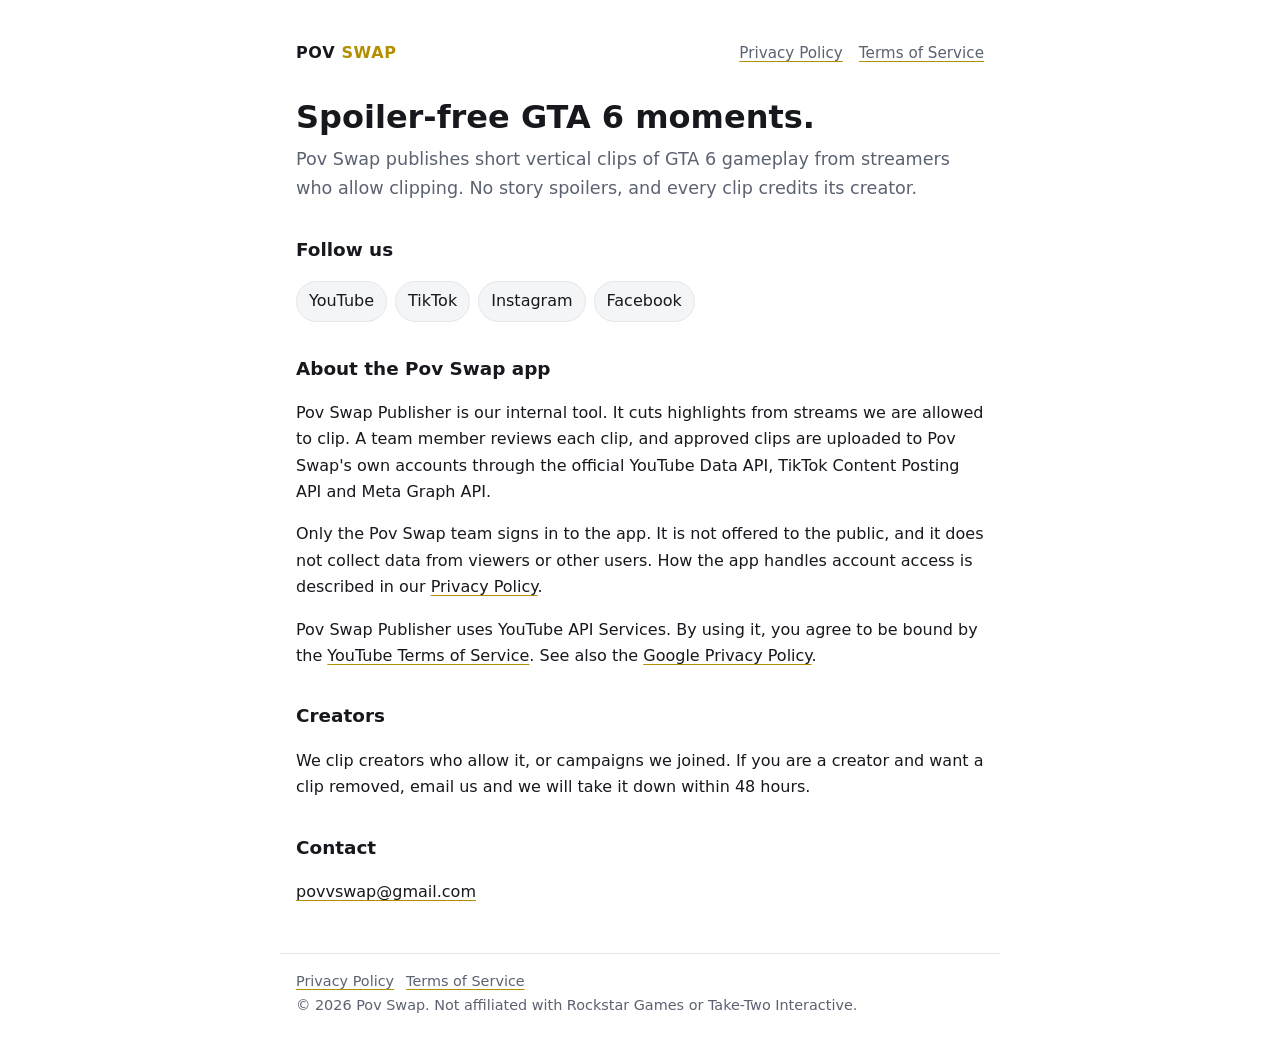
<file: index.html>
<!doctype html>
<html lang="en">
<head>
<meta charset="utf-8">
<meta name="viewport" content="width=device-width, initial-scale=1">
<title>Pov Swap</title>
<meta name="description" content="Pov Swap publishes short, spoiler-free GTA 6 clips from creators who allow clipping.">
<link rel="stylesheet" href="style.css">
</head>
<body>
<header><a class="brand" href="./">Pov <span>Swap</span></a><nav><a href="privacy.html">Privacy Policy</a><a href="terms.html">Terms of Service</a></nav></header>
<main>
  <h1>Spoiler-free GTA 6 moments.</h1>
  <p class="lead">Pov Swap publishes short vertical clips of GTA 6 gameplay from streamers who allow clipping. No story spoilers, and every clip credits its creator.</p>

  <h2>Follow us</h2>
  <ul class="links">
    <li><a href="https://www.youtube.com/@povswap">YouTube</a></li>
    <li><a href="https://www.tiktok.com/@povswap_">TikTok</a></li>
    <li><a href="https://www.instagram.com/povswap">Instagram</a></li>
    <li><a href="https://www.facebook.com/povswap">Facebook</a></li>
  </ul>

  <h2>About the Pov Swap app</h2>
  <p>Pov Swap Publisher is our internal tool. It cuts highlights from streams we are allowed to clip. A team member reviews each clip, and approved clips are uploaded to Pov Swap's own accounts through the official YouTube Data API, TikTok Content Posting API and Meta Graph API.</p>
  <p>Only the Pov Swap team signs in to the app. It is not offered to the public, and it does not collect data from viewers or other users. How the app handles account access is described in our <a href="privacy.html">Privacy Policy</a>.</p>
  <p>Pov Swap Publisher uses YouTube API Services. By using it, you agree to be bound by the <a href="https://www.youtube.com/t/terms">YouTube Terms of Service</a>. See also the <a href="https://policies.google.com/privacy">Google Privacy Policy</a>.</p>

  <h2>Creators</h2>
  <p>We clip creators who allow it, or campaigns we joined. If you are a creator and want a clip removed, email us and we will take it down within 48 hours.</p>

  <h2>Contact</h2>
  <p><a href="mailto:povvswap@gmail.com">povvswap@gmail.com</a></p>
</main>
<footer>
  <a href="privacy.html">Privacy Policy</a><a href="terms.html">Terms of Service</a>
  <div>© 2026 Pov Swap. Not affiliated with Rockstar Games or Take-Two Interactive.</div>
</footer>
</body>
</html>
</file>
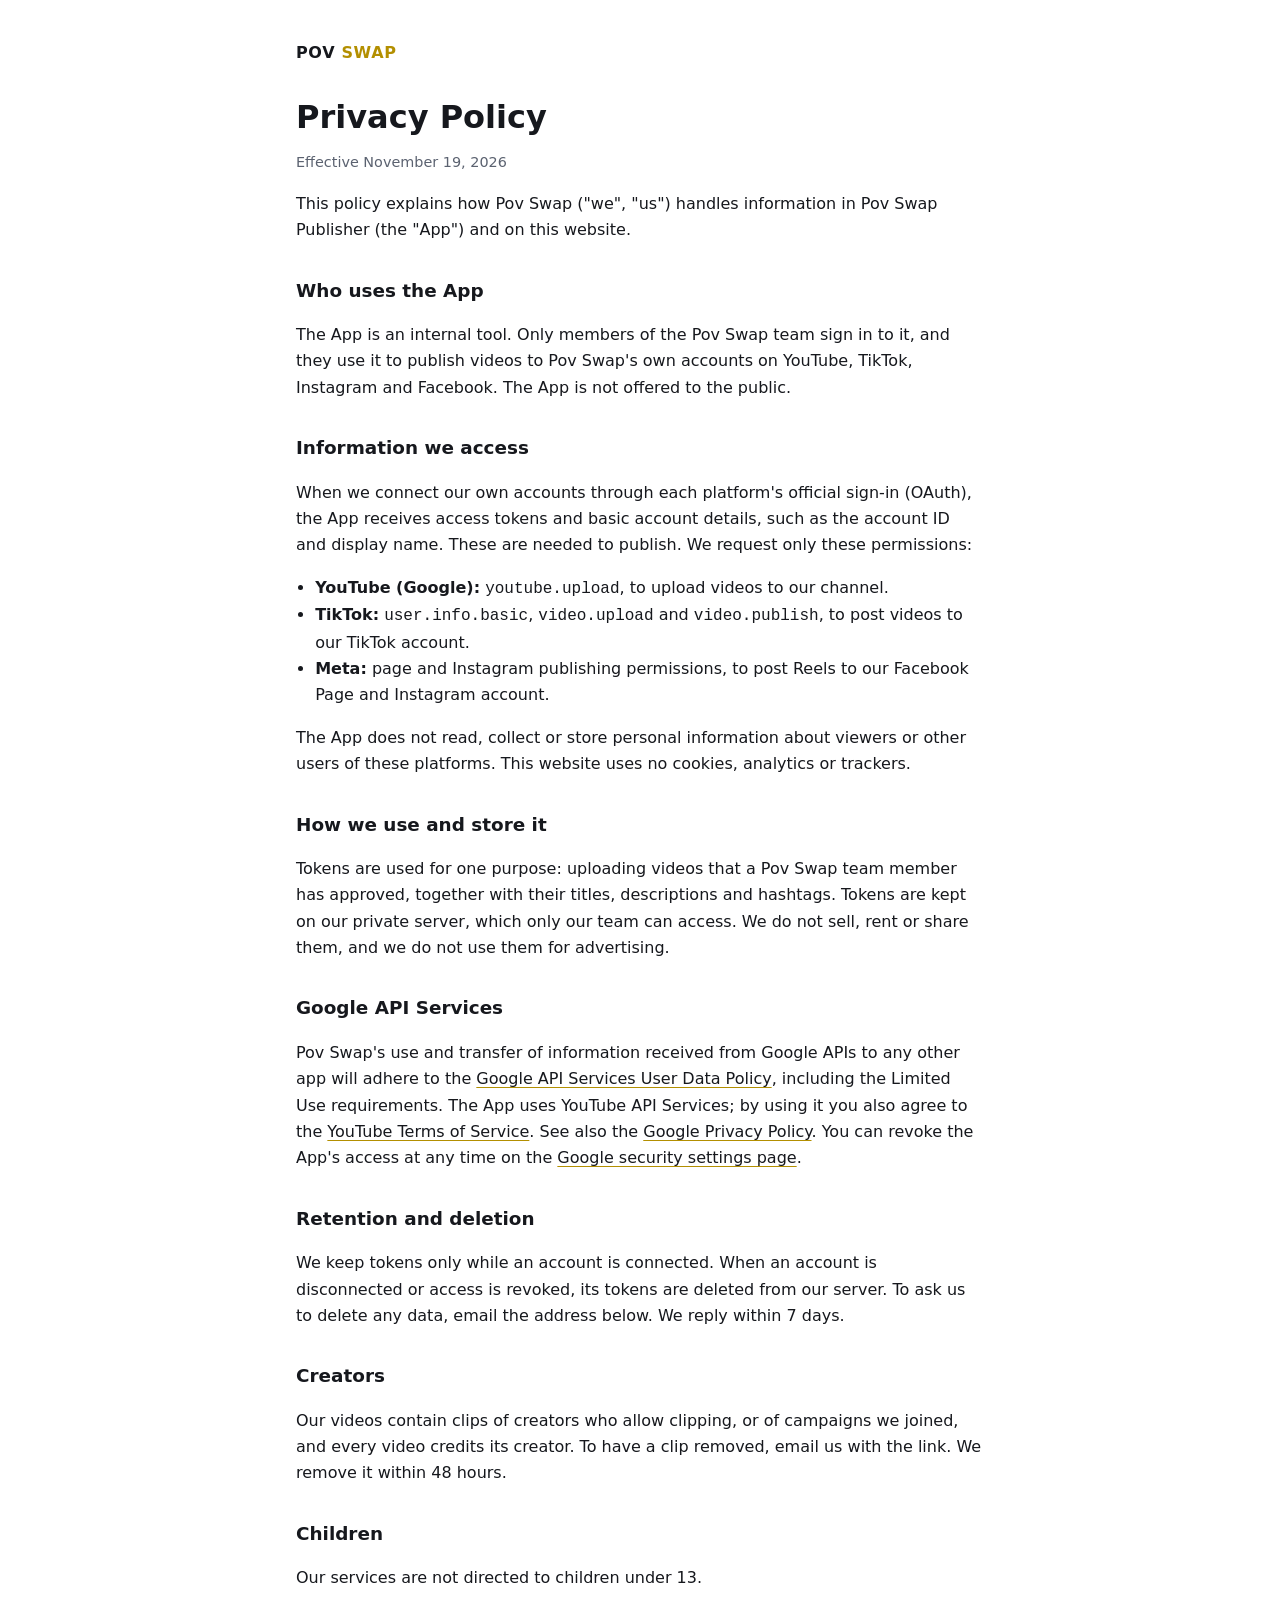
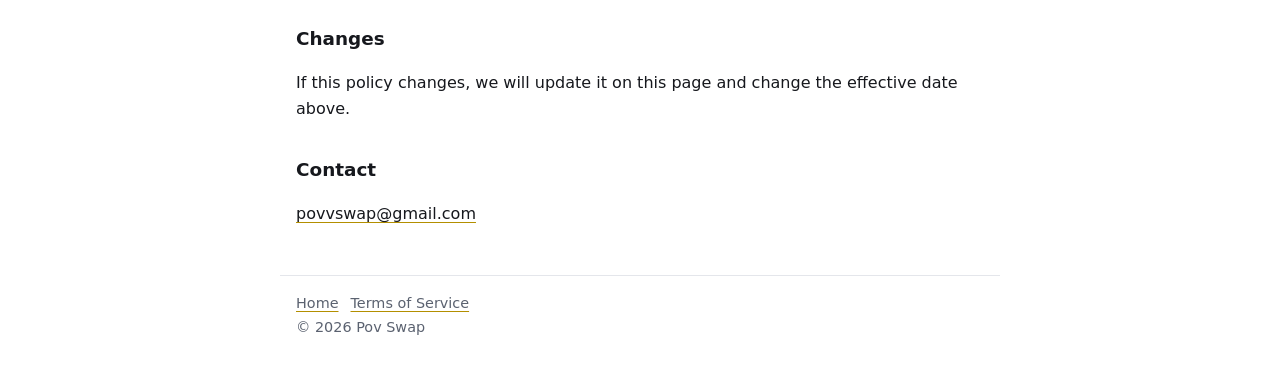
<file: privacy.html>
<!doctype html>
<html lang="en">
<head>
<meta charset="utf-8">
<meta name="viewport" content="width=device-width, initial-scale=1">
<title>Privacy Policy</title>
<meta name="description" content="Privacy Policy for Pov Swap and the Pov Swap Publisher app.">
<link rel="stylesheet" href="style.css">
</head>
<body>
<header><a class="brand" href="./">Pov <span>Swap</span></a></header>
<main>
  <h1>Privacy Policy</h1>
  <p class="meta">Effective November 19, 2026</p>

  <p>This policy explains how Pov Swap ("we", "us") handles information in Pov Swap Publisher (the "App") and on this website.</p>

  <h2>Who uses the App</h2>
  <p>The App is an internal tool. Only members of the Pov Swap team sign in to it, and they use it to publish videos to Pov Swap's own accounts on YouTube, TikTok, Instagram and Facebook. The App is not offered to the public.</p>

  <h2>Information we access</h2>
  <p>When we connect our own accounts through each platform's official sign-in (OAuth), the App receives access tokens and basic account details, such as the account ID and display name. These are needed to publish. We request only these permissions:</p>
  <ul>
    <li><strong>YouTube (Google):</strong> <code>youtube.upload</code>, to upload videos to our channel.</li>
    <li><strong>TikTok:</strong> <code>user.info.basic</code>, <code>video.upload</code> and <code>video.publish</code>, to post videos to our TikTok account.</li>
    <li><strong>Meta:</strong> page and Instagram publishing permissions, to post Reels to our Facebook Page and Instagram account.</li>
  </ul>
  <p>The App does not read, collect or store personal information about viewers or other users of these platforms. This website uses no cookies, analytics or trackers.</p>

  <h2>How we use and store it</h2>
  <p>Tokens are used for one purpose: uploading videos that a Pov Swap team member has approved, together with their titles, descriptions and hashtags. Tokens are kept on our private server, which only our team can access. We do not sell, rent or share them, and we do not use them for advertising.</p>

  <h2>Google API Services</h2>
  <p>Pov Swap's use and transfer of information received from Google APIs to any other app will adhere to the <a href="https://developers.google.com/terms/api-services-user-data-policy">Google API Services User Data Policy</a>, including the Limited Use requirements. The App uses YouTube API Services; by using it you also agree to the <a href="https://www.youtube.com/t/terms">YouTube Terms of Service</a>. See also the <a href="https://policies.google.com/privacy">Google Privacy Policy</a>. You can revoke the App's access at any time on the <a href="https://security.google.com/settings/security/permissions">Google security settings page</a>.</p>

  <h2>Retention and deletion</h2>
  <p>We keep tokens only while an account is connected. When an account is disconnected or access is revoked, its tokens are deleted from our server. To ask us to delete any data, email the address below. We reply within 7 days.</p>

  <h2>Creators</h2>
  <p>Our videos contain clips of creators who allow clipping, or of campaigns we joined, and every video credits its creator. To have a clip removed, email us with the link. We remove it within 48 hours.</p>

  <h2>Children</h2>
  <p>Our services are not directed to children under 13.</p>

  <h2>Changes</h2>
  <p>If this policy changes, we will update it on this page and change the effective date above.</p>

  <h2>Contact</h2>
  <p><a href="mailto:povvswap@gmail.com">povvswap@gmail.com</a></p>
</main>
<footer>
  <a href="./">Home</a><a href="terms.html">Terms of Service</a>
  <div>© 2026 Pov Swap</div>
</footer>
</body>
</html>
</file>
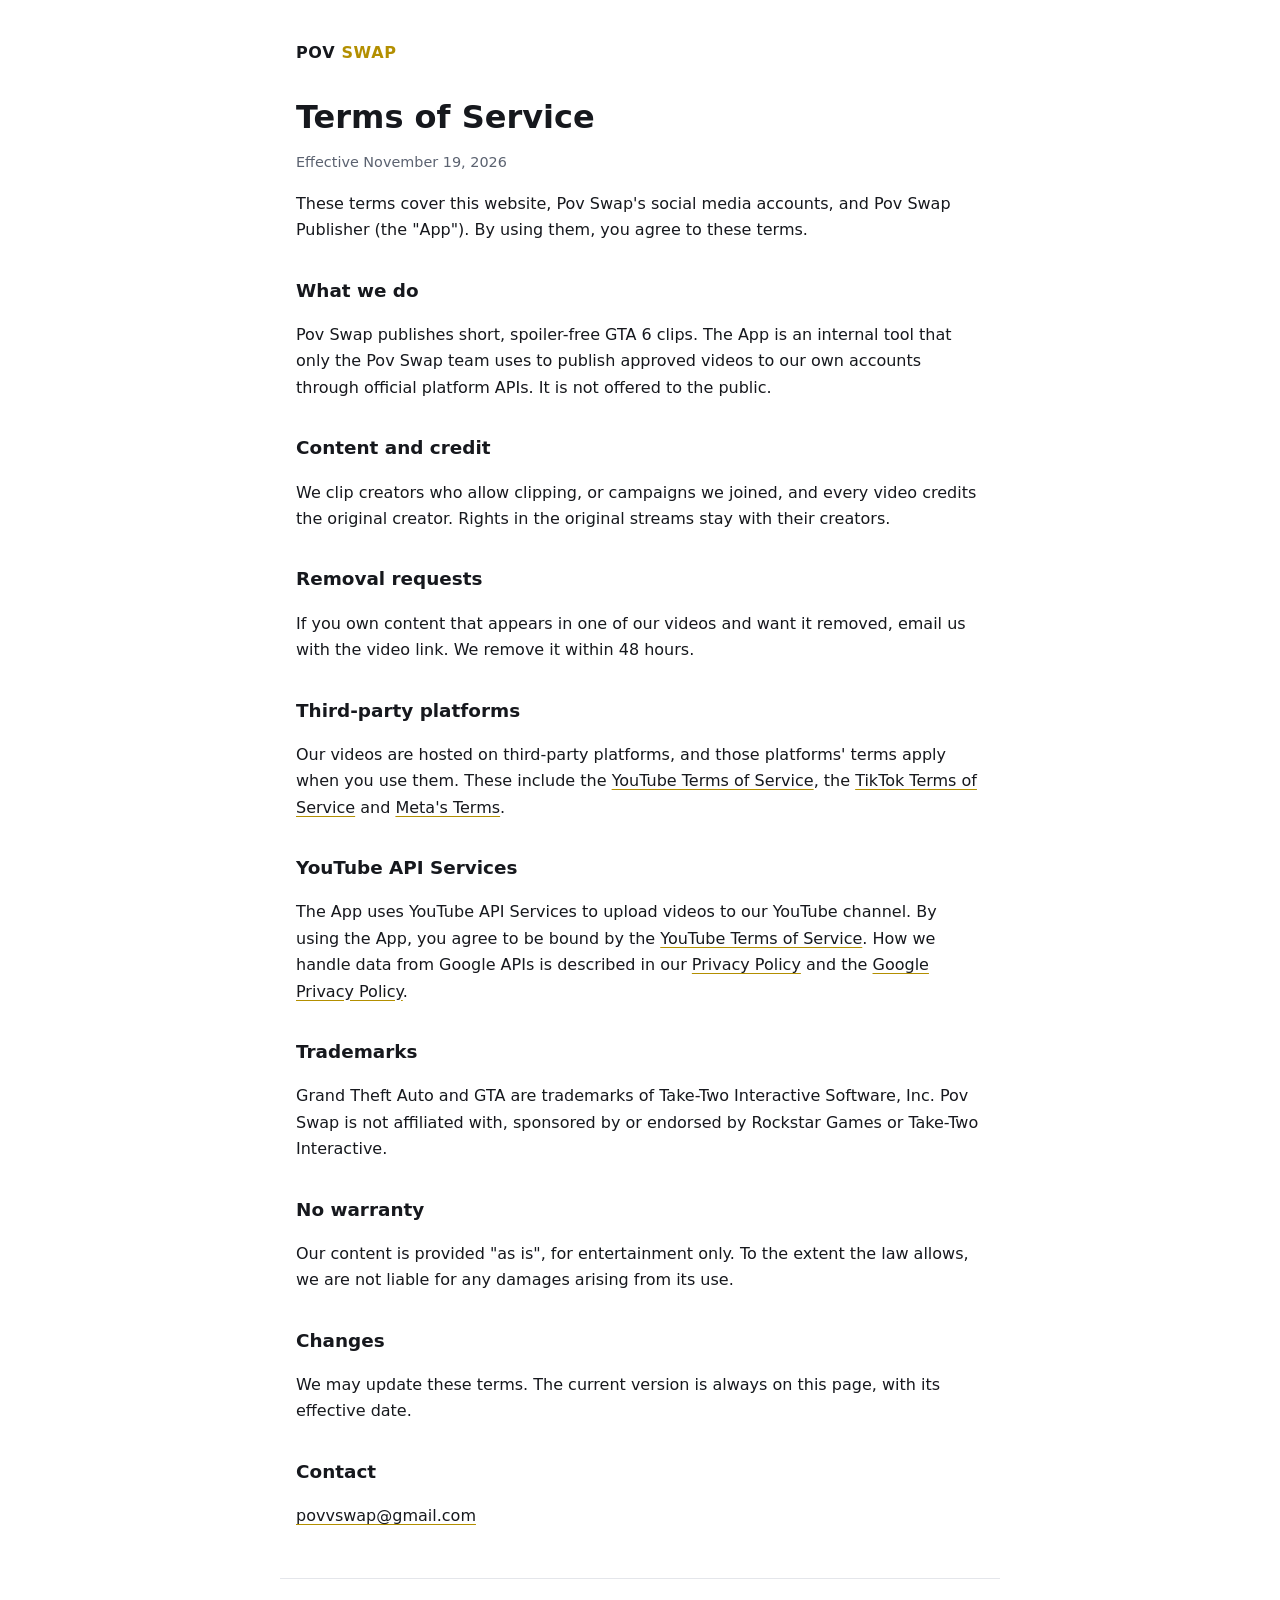
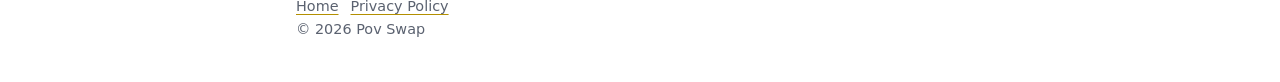
<file: terms.html>
<!doctype html>
<html lang="en">
<head>
<meta charset="utf-8">
<meta name="viewport" content="width=device-width, initial-scale=1">
<title>Terms of Service</title>
<meta name="description" content="Terms of Service for Pov Swap and the Pov Swap Publisher app.">
<link rel="stylesheet" href="style.css">
</head>
<body>
<header><a class="brand" href="./">Pov <span>Swap</span></a></header>
<main>
  <h1>Terms of Service</h1>
  <p class="meta">Effective November 19, 2026</p>

  <p>These terms cover this website, Pov Swap's social media accounts, and Pov Swap Publisher (the "App"). By using them, you agree to these terms.</p>

  <h2>What we do</h2>
  <p>Pov Swap publishes short, spoiler-free GTA 6 clips. The App is an internal tool that only the Pov Swap team uses to publish approved videos to our own accounts through official platform APIs. It is not offered to the public.</p>

  <h2>Content and credit</h2>
  <p>We clip creators who allow clipping, or campaigns we joined, and every video credits the original creator. Rights in the original streams stay with their creators.</p>

  <h2>Removal requests</h2>
  <p>If you own content that appears in one of our videos and want it removed, email us with the video link. We remove it within 48 hours.</p>

  <h2>Third-party platforms</h2>
  <p>Our videos are hosted on third-party platforms, and those platforms' terms apply when you use them. These include the <a href="https://www.youtube.com/t/terms">YouTube Terms of Service</a>, the <a href="https://www.tiktok.com/legal/terms-of-service">TikTok Terms of Service</a> and <a href="https://www.facebook.com/terms.php">Meta's Terms</a>.</p>

  <h2>YouTube API Services</h2>
  <p>The App uses YouTube API Services to upload videos to our YouTube channel. By using the App, you agree to be bound by the <a href="https://www.youtube.com/t/terms">YouTube Terms of Service</a>. How we handle data from Google APIs is described in our <a href="privacy.html">Privacy Policy</a> and the <a href="https://policies.google.com/privacy">Google Privacy Policy</a>.</p>

  <h2>Trademarks</h2>
  <p>Grand Theft Auto and GTA are trademarks of Take-Two Interactive Software, Inc. Pov Swap is not affiliated with, sponsored by or endorsed by Rockstar Games or Take-Two Interactive.</p>

  <h2>No warranty</h2>
  <p>Our content is provided "as is", for entertainment only. To the extent the law allows, we are not liable for any damages arising from its use.</p>

  <h2>Changes</h2>
  <p>We may update these terms. The current version is always on this page, with its effective date.</p>

  <h2>Contact</h2>
  <p><a href="mailto:povvswap@gmail.com">povvswap@gmail.com</a></p>
</main>
<footer>
  <a href="./">Home</a><a href="privacy.html">Privacy Policy</a>
  <div>© 2026 Pov Swap</div>
</footer>
</body>
</html>
</file>
<file: style.css>
:root {
  --bg: #ffffff;
  --fg: #16181d;
  --muted: #5b6270;
  --line: #e4e6eb;
  --accent: #b38f00;
  --chip: #f4f5f7;
}
@media (prefers-color-scheme: dark) {
  :root {
    --bg: #111317;
    --fg: #eceef2;
    --muted: #a2a9b6;
    --line: #262a31;
    --accent: #ffd400;
    --chip: #1b1e24;
  }
}
* { box-sizing: border-box; }
html { -webkit-text-size-adjust: 100%; }
body {
  margin: 0;
  background: var(--bg);
  color: var(--fg);
  font: 16px/1.65 system-ui, -apple-system, "Segoe UI", Roboto, Helvetica, Arial, sans-serif;
}
main, header, footer { max-width: 720px; margin: 0 auto; padding: 0 16px; }
header { padding-top: 40px; padding-bottom: 8px; display: flex; flex-wrap: wrap; align-items: baseline; justify-content: space-between; gap: 8px 16px; }
header nav { display: flex; gap: 16px; font-size: .95rem; }
header nav a { color: var(--muted); }
.brand { font-weight: 800; letter-spacing: .04em; text-transform: uppercase; color: var(--fg); text-decoration: none; }
.brand span { color: var(--accent); }
h1 { font-size: 2rem; line-height: 1.2; margin: 24px 0 8px; }
h2 { font-size: 1.15rem; margin: 32px 0 8px; }
p, li { color: var(--fg); }
.lead { font-size: 1.1rem; color: var(--muted); margin-top: 0; }
.meta { color: var(--muted); font-size: .9rem; }
a { color: inherit; text-decoration-color: var(--accent); text-underline-offset: 3px; }
ul { padding-left: 1.2rem; }
.links { display: flex; flex-wrap: wrap; gap: 8px; list-style: none; padding: 0; }
.links a { display: inline-block; padding: 6px 12px; border: 1px solid var(--line); border-radius: 999px; background: var(--chip); text-decoration: none; }
footer { border-top: 1px solid var(--line); margin-top: 48px; padding-top: 16px; padding-bottom: 40px; color: var(--muted); font-size: .9rem; }
footer a { margin-right: 12px; }
</file>
